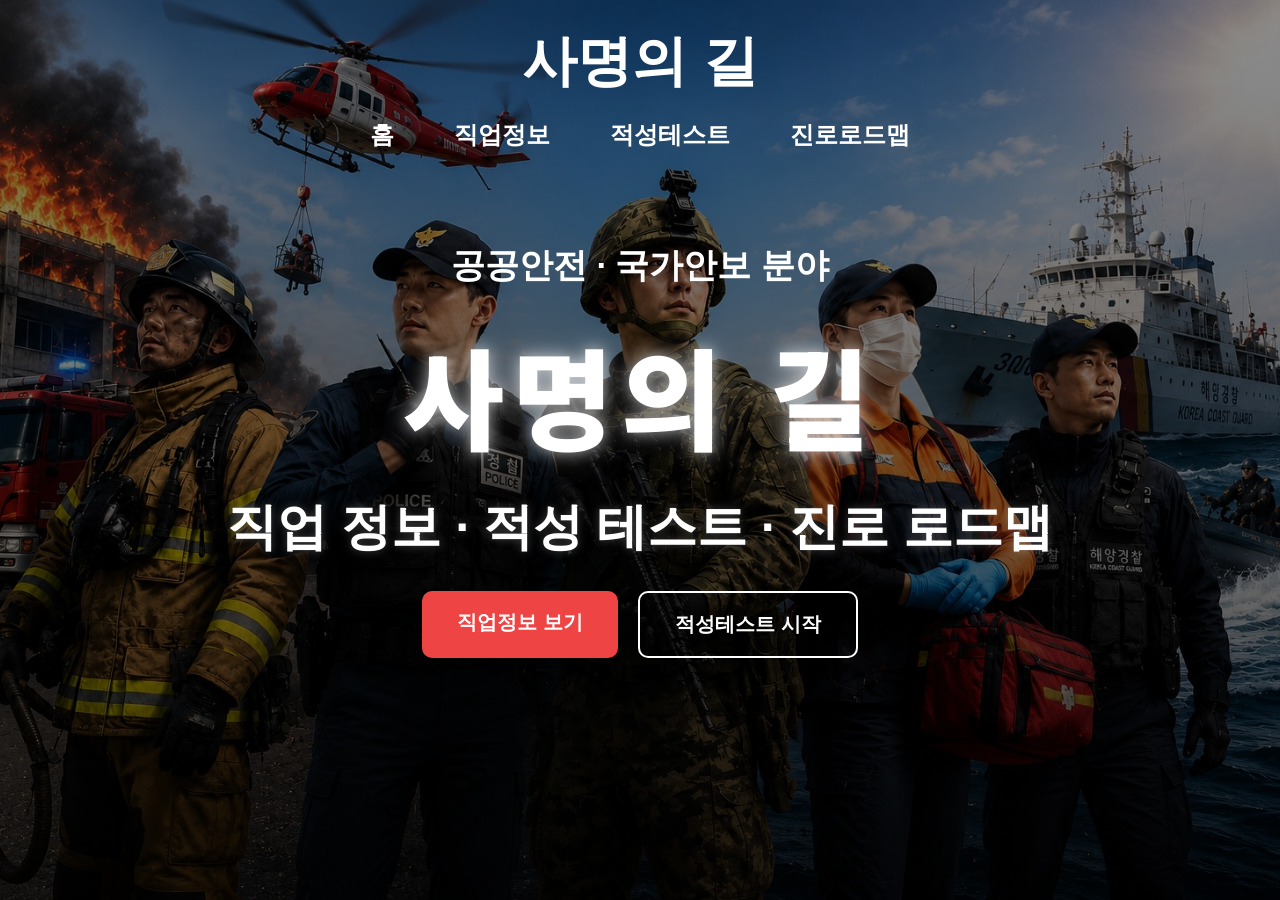
<file: index.html>
<!DOCTYPE html>
<html lang="ko">

<head>
<meta charset="UTF-8">
<meta name="viewport" content="width=device-width, initial-scale=1.0">

<title>사명의 길</title>

<link href="https://fonts.googleapis.com/css2?family=Noto+Sans+KR:wght@700;900&display=swap" rel="stylesheet">

<link rel="stylesheet" href="style.css">

</head>

<body>

<header class="hero-header">

    <h1>사명의 길</h1>

    <nav>

        <ul>

            <li><a href="index.html">홈</a></li>
            <li><a href="jobs.html">직업정보</a></li>
            <li><a href="test.html">적성테스트</a></li>
            <li><a href="roadmap.html">진로로드맵</a></li>

        </ul>

    </nav>

</header>

<section class="hero">

    <div class="hero-content">

        <h3>
            공공안전 · 국가안보 분야
        </h3>

        <h1>
            사명의 길
        </h1>

        <h2>
            직업 정보 · 적성 테스트 · 진로 로드맵
        </h2>

        <div class="hero-buttons">

            <a href="jobs.html" class="btn">
                직업정보 보기
            </a>

            <a href="test.html" class="btn btn2">
                적성테스트 시작
            </a>

        </div>

    </div>

</section>

</body>

</html>
</file>
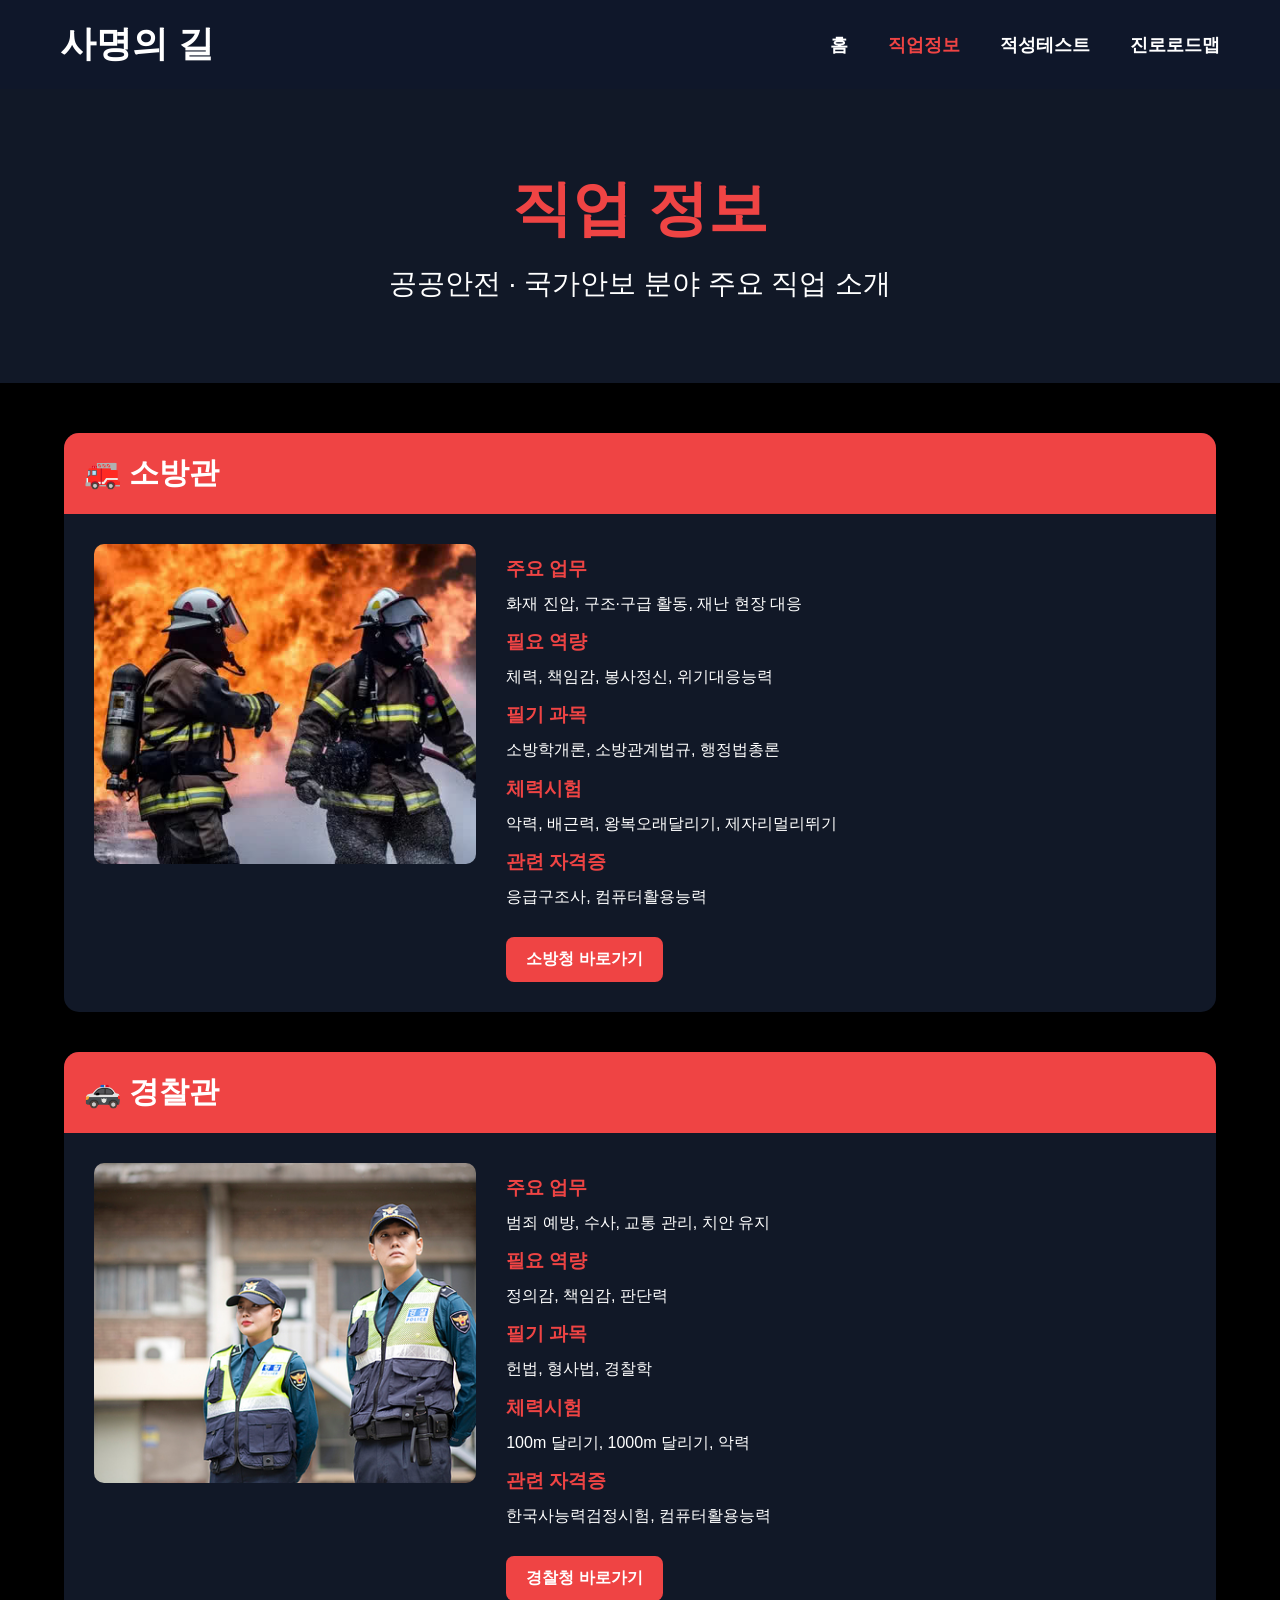
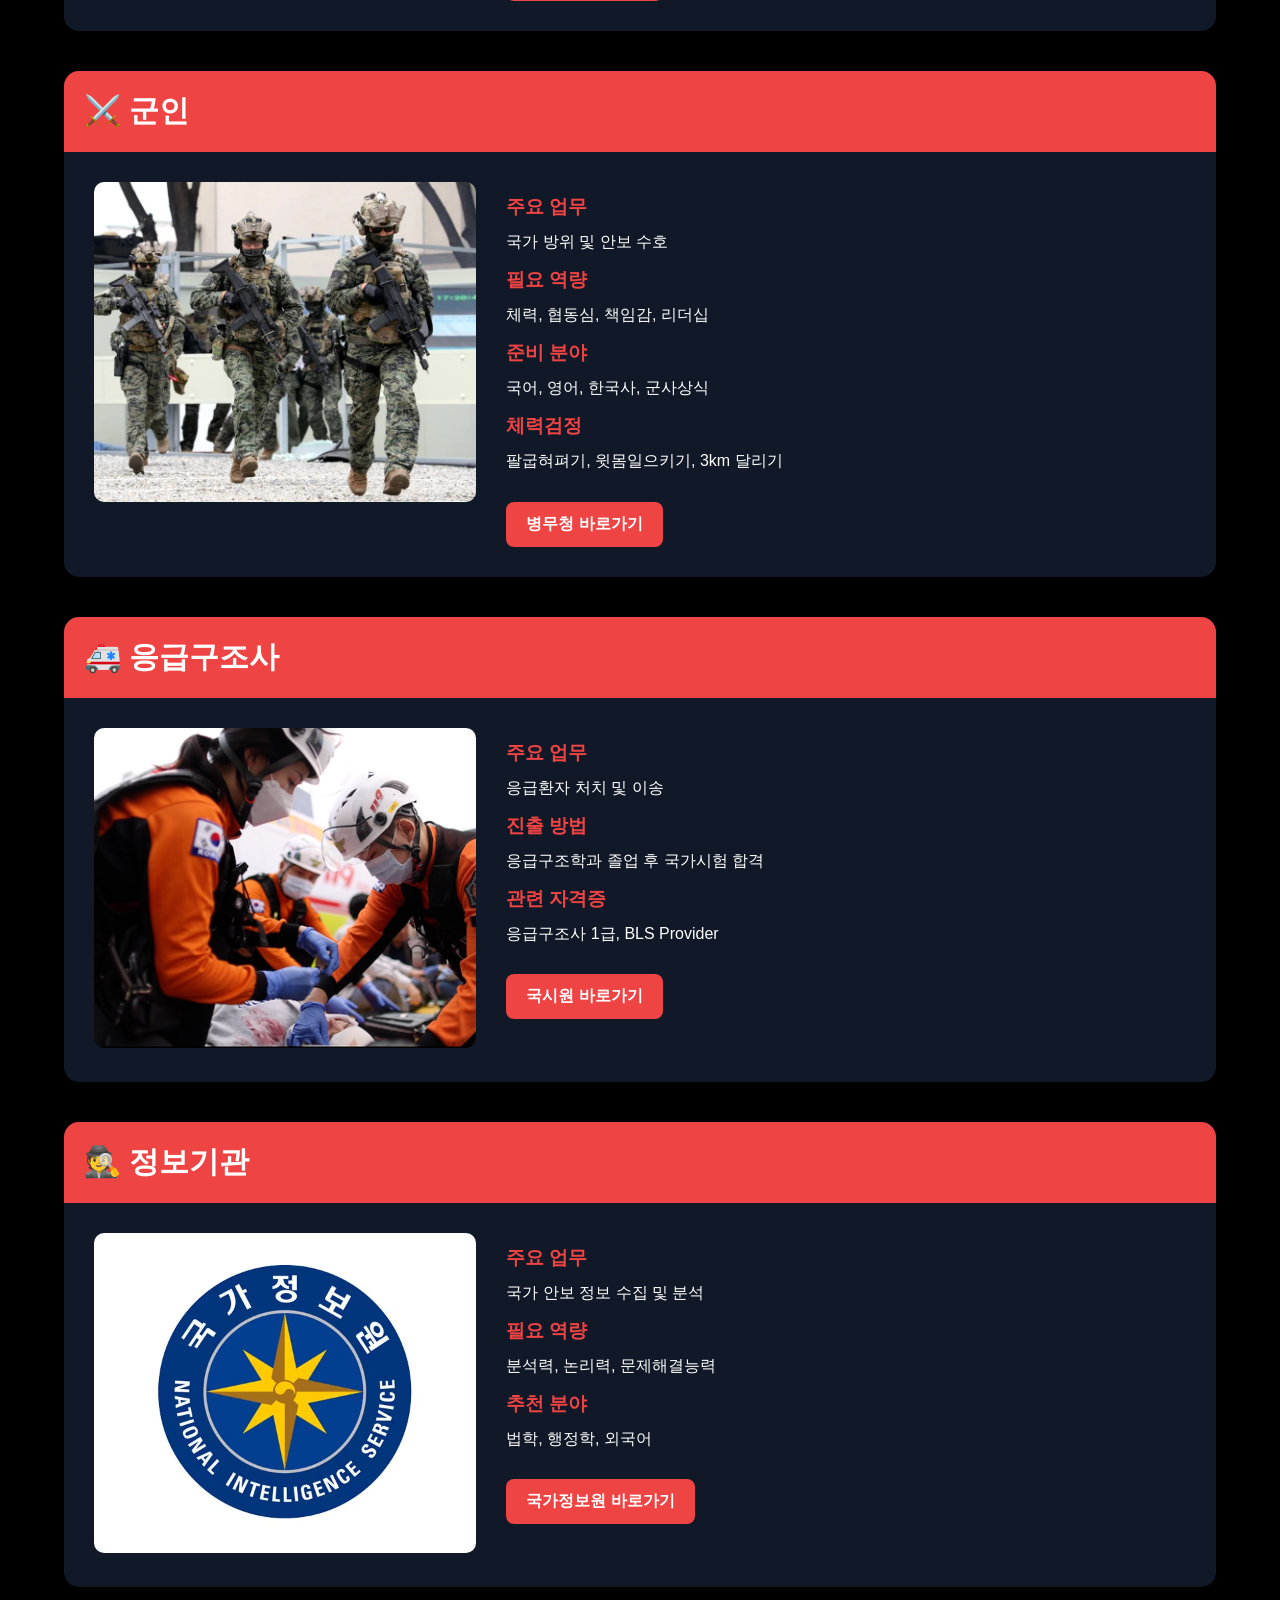
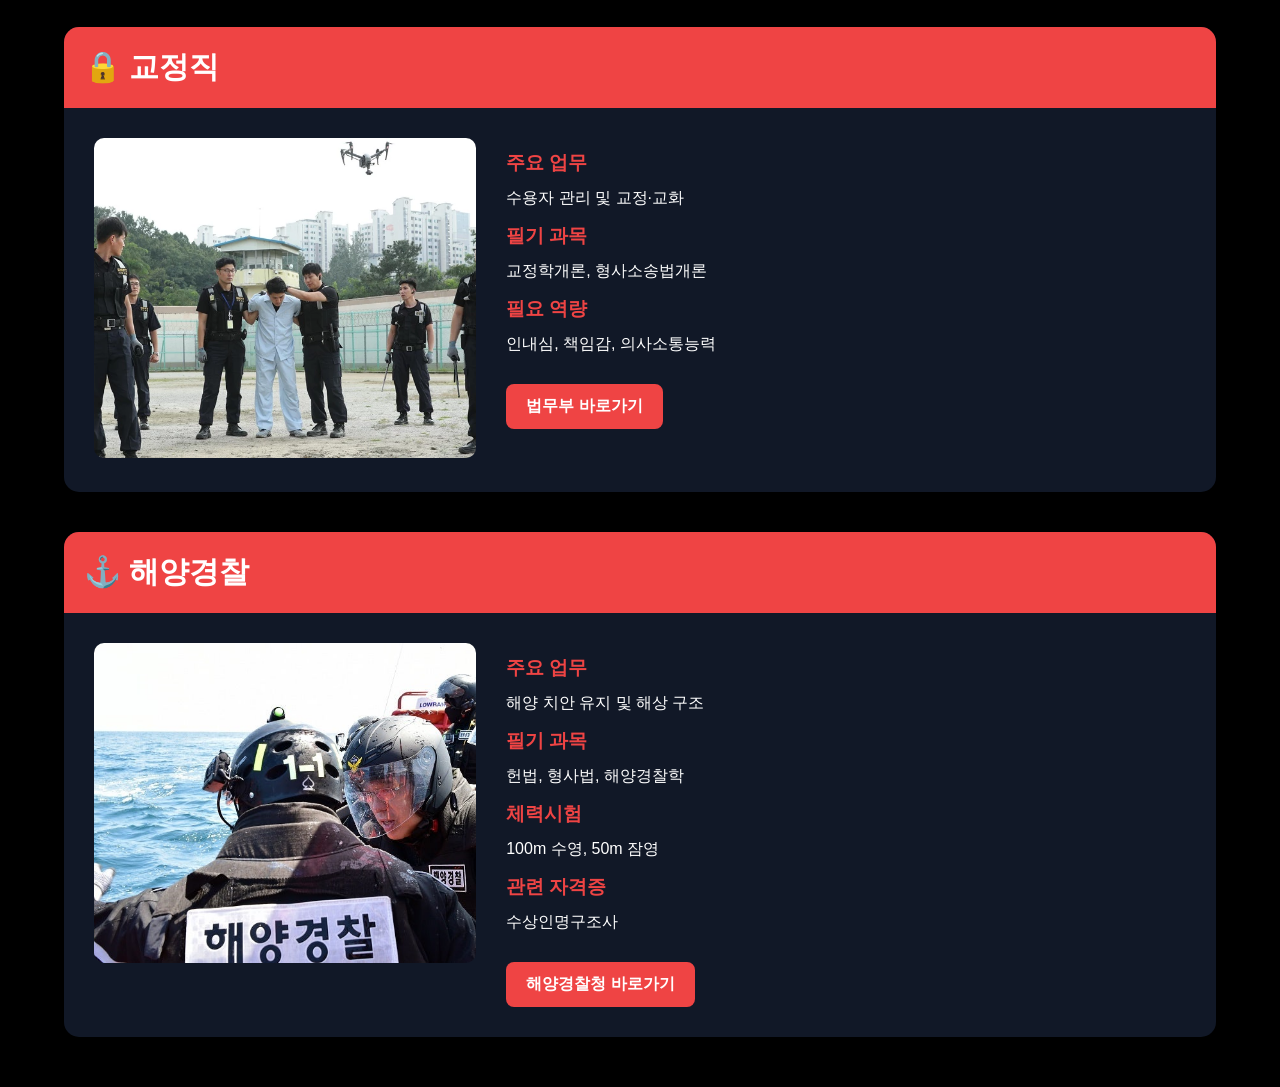
<file: jobs.html>
<!DOCTYPE html>
<html lang="ko">

<head>
<meta charset="UTF-8">
<meta name="viewport" content="width=device-width, initial-scale=1.0">

<title>직업 정보 | 사명의 길</title>

<link rel="stylesheet" href="style.css">

<style>
    *{
    margin:0;
    padding:0;
    box-sizing:border-box;
}

body{
    font-family:"Malgun Gothic",sans-serif;
    background:#000;
    color:white;
}
.top-nav{
    background:#0f172a;
    display:flex;
    justify-content:space-between;
    align-items:center;
    padding:20px 60px;
}

.logo a{
    color:white;
    text-decoration:none;
    font-size:36px;
    font-weight:bold;
}

.menu{
    display:flex;
    gap:40px;
    list-style:none;
}

.menu a{
    color:white;
    text-decoration:none;
    font-size:18px;
    font-weight:bold;
}

.menu a:hover{
    color:#ef4444;
}

.active{
    color:#ef4444 !important;
}
.jobs-header{
    text-align:center;
    padding:80px 20px;
    background:#111827;
}

.jobs-header h1{
    font-size:60px;
    color:#ef4444;
    margin-bottom:15px;
}

.jobs-header p{
    font-size:28px;
}

.jobs-container{
    width:90%;
    max-width:1400px;
    margin:50px auto;
}

.job-box{
    background:#111827;
    border-radius:15px;
    overflow:hidden;
    margin-bottom:40px;
    box-shadow:0 8px 25px rgba(0,0,0,.35);
}

.job-title{
    background:#ef4444;
    padding:20px;
    font-size:30px;
    font-weight:bold;
}

.job-body{
    display:flex;
    gap:30px;
    padding:30px;
}

.job-image{
    width:35%;
}

.job-image img{
    width:100%;
    height:320px;
    object-fit:cover;
    border-radius:10px;
}

.job-info{
    flex:1;
}

.job-info h3{
    color:#ef4444;
    margin-top:12px;
    margin-bottom:8px;
}

.job-info p{
    line-height:1.7;
    margin-bottom:12px;
}

.site-btn{
    display:inline-block;
    margin-top:15px;
    padding:12px 20px;
    background:#ef4444;
    color:white;
    border-radius:8px;
    text-decoration:none;
    font-weight:bold;
}

.site-btn:hover{
    background:#dc2626;
}

@media(max-width:900px){

    .job-body{
        flex-direction:column;
    }

    .job-image{
        width:100%;
    }
}

</style>

</head>

<body>
<nav class="top-nav">

    <div class="logo">
        <a href="index.html">사명의 길</a>
    </div>

    <ul class="menu">
        <li><a href="index.html">홈</a></li>
        <li><a href="jobs.html" class="active">직업정보</a></li>
        <li><a href="test.html">적성테스트</a></li>
        <li><a href="roadmap.html">진로로드맵</a></li>
    </ul>

</nav>
<header class="jobs-header">

<h1>직업 정보</h1>

<p>
공공안전 · 국가안보 분야 주요 직업 소개
</p>

</header>

<section class="jobs-container">

<!-- 소방관 -->

<div class="job-box">

<div class="job-title">🚒 소방관</div>

<div class="job-body">

<div class="job-image">
<img src="firefighter.jpg" alt="소방관">
</div>

<div class="job-info">

<h3>주요 업무</h3>
<p>화재 진압, 구조·구급 활동, 재난 현장 대응</p>

<h3>필요 역량</h3>
<p>체력, 책임감, 봉사정신, 위기대응능력</p>

<h3>필기 과목</h3>
<p>소방학개론, 소방관계법규, 행정법총론</p>

<h3>체력시험</h3>
<p>악력, 배근력, 왕복오래달리기, 제자리멀리뛰기</p>

<h3>관련 자격증</h3>
<p>응급구조사, 컴퓨터활용능력</p>

<a href="https://www.nfa.go.kr" target="_blank" class="site-btn">
소방청 바로가기
</a>

</div>

</div>

</div>

<!-- 경찰관 -->

<div class="job-box">

<div class="job-title">🚓 경찰관</div>

<div class="job-body">

<div class="job-image">
<img src="police.jpg" alt="경찰관">
</div>

<div class="job-info">

<h3>주요 업무</h3>
<p>범죄 예방, 수사, 교통 관리, 치안 유지</p>

<h3>필요 역량</h3>
<p>정의감, 책임감, 판단력</p>

<h3>필기 과목</h3>
<p>헌법, 형사법, 경찰학</p>

<h3>체력시험</h3>
<p>100m 달리기, 1000m 달리기, 악력</p>

<h3>관련 자격증</h3>
<p>한국사능력검정시험, 컴퓨터활용능력</p>

<a href="https://www.police.go.kr" target="_blank" class="site-btn">
경찰청 바로가기
</a>

</div>

</div>

</div>

<!-- 군인 -->

<div class="job-box">

<div class="job-title">⚔️ 군인</div>

<div class="job-body">

<div class="job-image">
<img src="soldier.jpg" alt="군인">
</div>

<div class="job-info">

<h3>주요 업무</h3>
<p>국가 방위 및 안보 수호</p>

<h3>필요 역량</h3>
<p>체력, 협동심, 책임감, 리더십</p>

<h3>준비 분야</h3>
<p>국어, 영어, 한국사, 군사상식</p>

<h3>체력검정</h3>
<p>팔굽혀펴기, 윗몸일으키기, 3km 달리기</p>

<a href="https://www.mma.go.kr" target="_blank" class="site-btn">
병무청 바로가기
</a>

</div>

</div>

</div>

<!-- 응급구조사 -->

<div class="job-box">

<div class="job-title">🚑 응급구조사</div>

<div class="job-body">

<div class="job-image">
<img src="paramedic.jpg" alt="응급구조사">
</div>

<div class="job-info">

<h3>주요 업무</h3>
<p>응급환자 처치 및 이송</p>

<h3>진출 방법</h3>
<p>응급구조학과 졸업 후 국가시험 합격</p>

<h3>관련 자격증</h3>
<p>응급구조사 1급, BLS Provider</p>

<a href="https://www.kuksiwon.or.kr" target="_blank" class="site-btn">
국시원 바로가기
</a>

</div>

</div>

</div>

<!-- 정보기관 -->

<div class="job-box">

<div class="job-title">🕵️ 정보기관</div>

<div class="job-body">

<div class="job-image">
<img src="intelligence.jpg" alt="정보기관">
</div>

<div class="job-info">

<h3>주요 업무</h3>
<p>국가 안보 정보 수집 및 분석</p>

<h3>필요 역량</h3>
<p>분석력, 논리력, 문제해결능력</p>

<h3>추천 분야</h3>
<p>법학, 행정학, 외국어</p>

<a href="https://www.nis.go.kr" target="_blank" class="site-btn">
국가정보원 바로가기
</a>

</div>

</div>

</div>

<!-- 교정직 -->

<div class="job-box">

<div class="job-title">🔒 교정직</div>

<div class="job-body">

<div class="job-image">
<img src="correction.jpg" alt="교정직">
</div>

<div class="job-info">

<h3>주요 업무</h3>
<p>수용자 관리 및 교정·교화</p>

<h3>필기 과목</h3>
<p>교정학개론, 형사소송법개론</p>

<h3>필요 역량</h3>
<p>인내심, 책임감, 의사소통능력</p>

<a href="https://www.moj.go.kr" target="_blank" class="site-btn">
법무부 바로가기
</a>

</div>

</div>

</div>

<!-- 해양경찰 -->

<div class="job-box">

<div class="job-title">⚓ 해양경찰</div>

<div class="job-body">

<div class="job-image">
<img src="coastguard.jpg" alt="해양경찰">
</div>

<div class="job-info">

<h3>주요 업무</h3>
<p>해양 치안 유지 및 해상 구조</p>

<h3>필기 과목</h3>
<p>헌법, 형사법, 해양경찰학</p>

<h3>체력시험</h3>
<p>100m 수영, 50m 잠영</p>

<h3>관련 자격증</h3>
<p>수상인명구조사</p>

<a href="https://www.kcg.go.kr" target="_blank" class="site-btn">
해양경찰청 바로가기
</a>

</div>

</div>

</div>

</section>

</body>
</html>
</file>
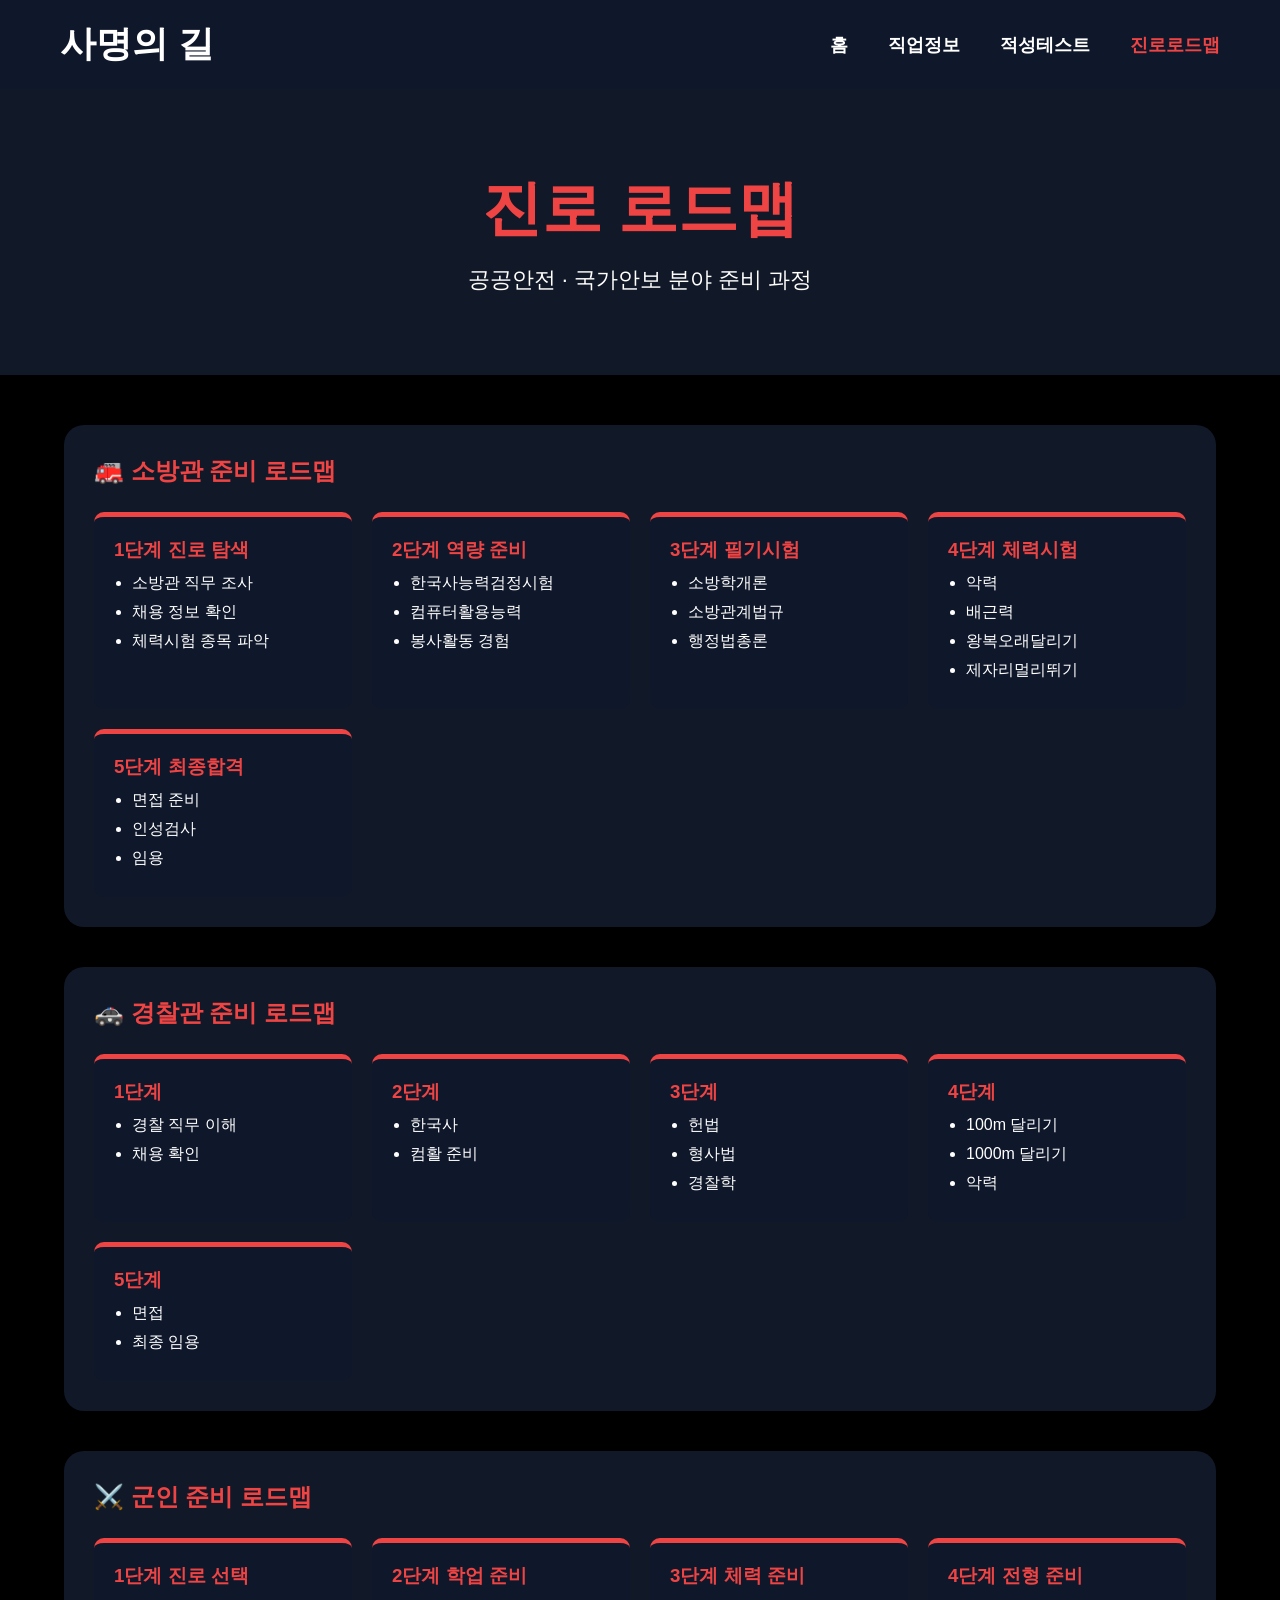
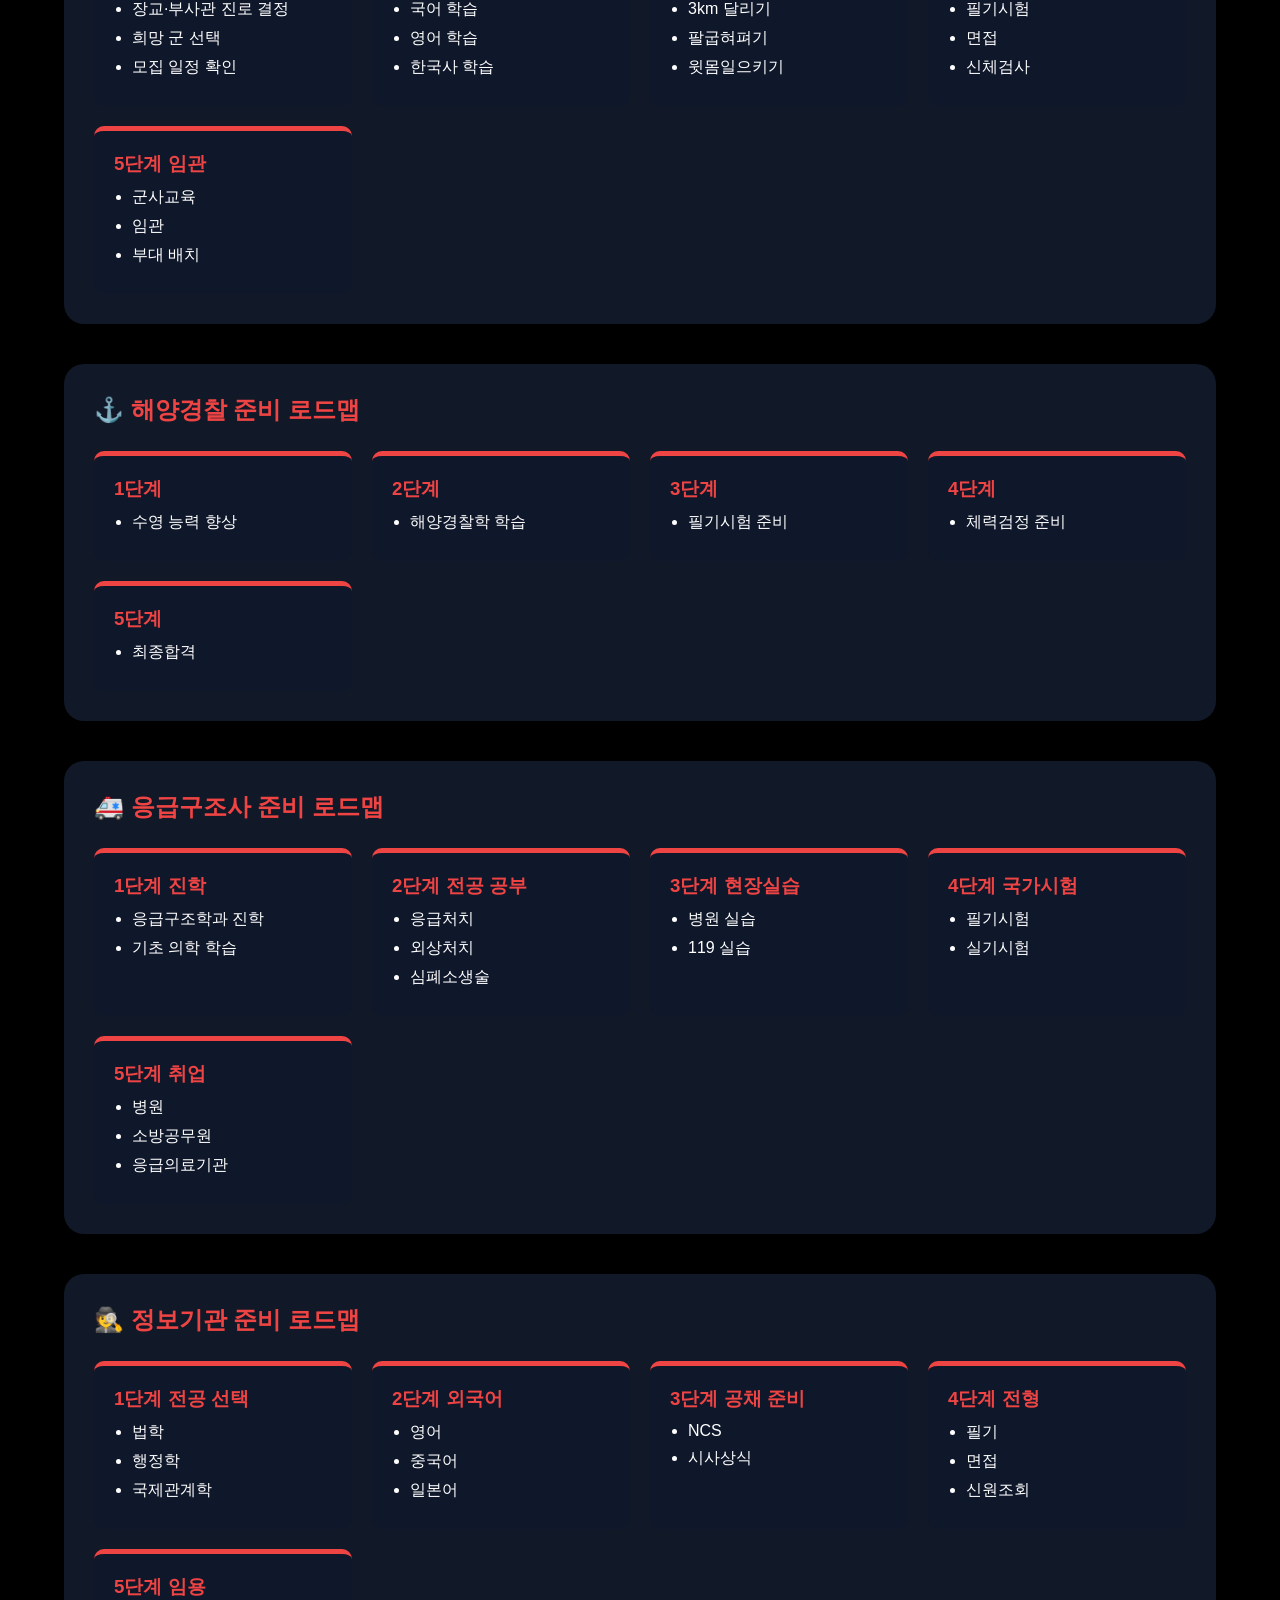
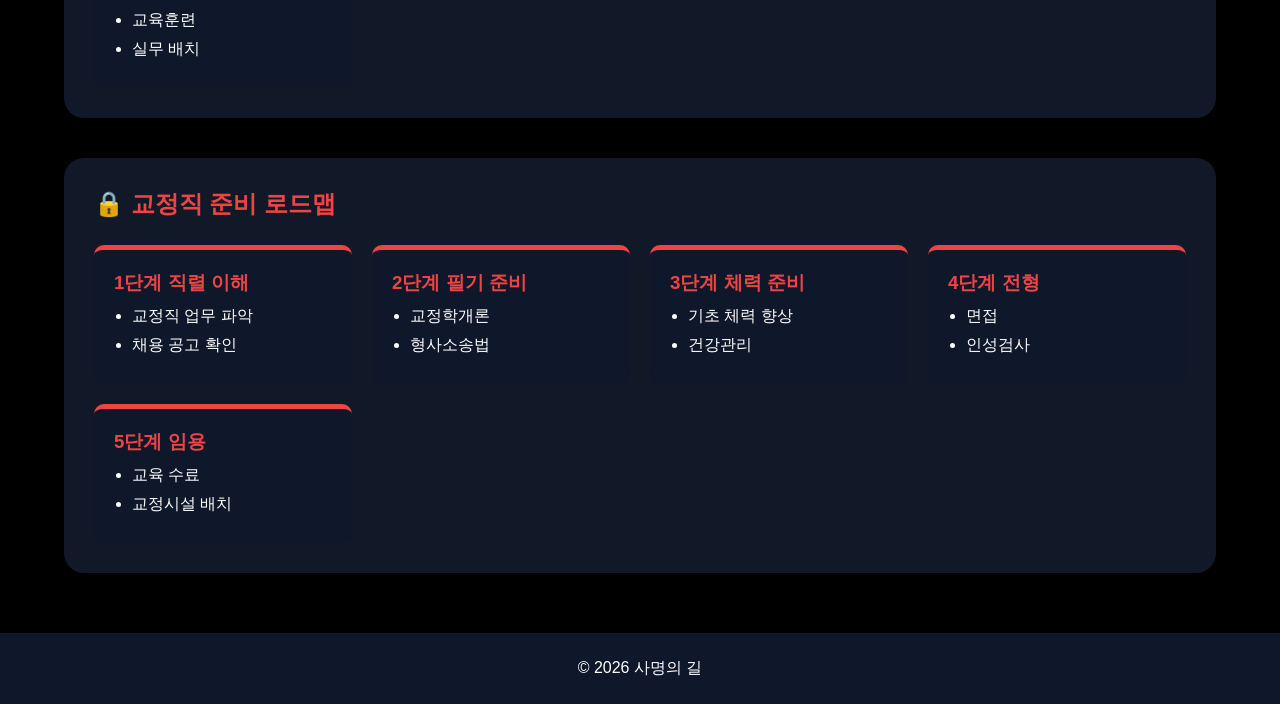
<file: roadmap.html>
<!DOCTYPE html>
<html lang="ko">
<head>
<meta charset="UTF-8">
<meta name="viewport" content="width=device-width, initial-scale=1.0">
<title>진로 로드맵 | 사명의 길</title>

<style>

*{
    margin:0;
    padding:0;
    box-sizing:border-box;
}

body{
    font-family:"Malgun Gothic",sans-serif;
    background:#000;
    color:white;
}

/* 상단 메뉴 */

.top-nav{
    background:#0f172a;
    display:flex;
    justify-content:space-between;
    align-items:center;
    padding:20px 60px;
}

.logo a{
    color:white;
    text-decoration:none;
    font-size:36px;
    font-weight:bold;
}

.menu{
    display:flex;
    gap:40px;
    list-style:none;
}

.menu a{
    color:white;
    text-decoration:none;
    font-size:18px;
    font-weight:bold;
}

.menu a:hover{
    color:#ef4444;
}

.active{
    color:#ef4444 !important;
}

/* 페이지 제목 */

.header{
    background:#111827;
    text-align:center;
    padding:80px 20px;
}

.header h1{
    color:#ef4444;
    font-size:60px;
    margin-bottom:15px;
}

.header p{
    font-size:22px;
}

/* 카드 */

.container{
    width:90%;
    max-width:1400px;
    margin:50px auto;
}

.card{
    background:#111827;
    border-radius:20px;
    padding:30px;
    margin-bottom:40px;
    box-shadow:0 10px 25px rgba(0,0,0,.4);
}

.card h2{
    color:#ef4444;
    margin-bottom:25px;
}

/* 타임라인 */

.timeline{
    display:grid;
    grid-template-columns:repeat(auto-fit,minmax(220px,1fr));
    gap:20px;
}

.step{
    background:#0f172a;
    padding:20px;
    border-radius:10px;
    border-top:5px solid #ef4444;
}

.step h3{
    color:#ef4444;
    margin-bottom:10px;
}

.step ul{
    margin-left:18px;
}

.step li{
    margin-bottom:8px;
}

footer{
    background:#0f172a;
    text-align:center;
    padding:25px;
    margin-top:60px;
}

@media(max-width:900px){

    .top-nav{
        flex-direction:column;
        gap:20px;
    }

    .menu{
        flex-wrap:wrap;
        justify-content:center;
    }

    .header h1{
        font-size:40px;
    }
}

</style>

</head>

<body>

<nav class="top-nav">

    <div class="logo">
        <a href="index.html">사명의 길</a>
    </div>

    <ul class="menu">
        <li><a href="index.html">홈</a></li>
        <li><a href="jobs.html">직업정보</a></li>
        <li><a href="test.html">적성테스트</a></li>
        <li><a href="roadmap.html" class="active">진로로드맵</a></li>
    </ul>

</nav>

<header class="header">

    <h1>진로 로드맵</h1>

    <p>
        공공안전 · 국가안보 분야 준비 과정
    </p>

</header>

<div class="container">

    <div class="card">

        <h2>🚒 소방관 준비 로드맵</h2>

        <div class="timeline">

            <div class="step">
                <h3>1단계 진로 탐색</h3>
                <ul>
                    <li>소방관 직무 조사</li>
                    <li>채용 정보 확인</li>
                    <li>체력시험 종목 파악</li>
                </ul>
            </div>

            <div class="step">
                <h3>2단계 역량 준비</h3>
                <ul>
                    <li>한국사능력검정시험</li>
                    <li>컴퓨터활용능력</li>
                    <li>봉사활동 경험</li>
                </ul>
            </div>

            <div class="step">
                <h3>3단계 필기시험</h3>
                <ul>
                    <li>소방학개론</li>
                    <li>소방관계법규</li>
                    <li>행정법총론</li>
                </ul>
            </div>

            <div class="step">
                <h3>4단계 체력시험</h3>
                <ul>
                    <li>악력</li>
                    <li>배근력</li>
                    <li>왕복오래달리기</li>
                    <li>제자리멀리뛰기</li>
                </ul>
            </div>

            <div class="step">
                <h3>5단계 최종합격</h3>
                <ul>
                    <li>면접 준비</li>
                    <li>인성검사</li>
                    <li>임용</li>
                </ul>
            </div>

        </div>

    </div>

    <div class="card">
        <h2>🚓 경찰관 준비 로드맵</h2>
        <div class="timeline">
            <div class="step"><h3>1단계</h3><ul><li>경찰 직무 이해</li><li>채용 확인</li></ul></div>
            <div class="step"><h3>2단계</h3><ul><li>한국사</li><li>컴활 준비</li></ul></div>
            <div class="step"><h3>3단계</h3><ul><li>헌법</li><li>형사법</li><li>경찰학</li></ul></div>
            <div class="step"><h3>4단계</h3><ul><li>100m 달리기</li><li>1000m 달리기</li><li>악력</li></ul></div>
            <div class="step"><h3>5단계</h3><ul><li>면접</li><li>최종 임용</li></ul></div>
        </div>
    </div>
<div class="card">

<h2>⚔️ 군인 준비 로드맵</h2>

<div class="timeline">

<div class="step">
<h3>1단계 진로 선택</h3>
<ul>
<li>장교·부사관 진로 결정</li>
<li>희망 군 선택</li>
<li>모집 일정 확인</li>
</ul>
</div>

<div class="step">
<h3>2단계 학업 준비</h3>
<ul>
<li>국어 학습</li>
<li>영어 학습</li>
<li>한국사 학습</li>
</ul>
</div>

<div class="step">
<h3>3단계 체력 준비</h3>
<ul>
<li>3km 달리기</li>
<li>팔굽혀펴기</li>
<li>윗몸일으키기</li>
</ul>
</div>

<div class="step">
<h3>4단계 전형 준비</h3>
<ul>
<li>필기시험</li>
<li>면접</li>
<li>신체검사</li>
</ul>
</div>

<div class="step">
<h3>5단계 임관</h3>
<ul>
<li>군사교육</li>
<li>임관</li>
<li>부대 배치</li>
</ul>
</div>

</div>

</div>
    <div class="card">
        <h2>⚓ 해양경찰 준비 로드맵</h2>
        <div class="timeline">
            <div class="step"><h3>1단계</h3><ul><li>수영 능력 향상</li></ul></div>
            <div class="step"><h3>2단계</h3><ul><li>해양경찰학 학습</li></ul></div>
            <div class="step"><h3>3단계</h3><ul><li>필기시험 준비</li></ul></div>
            <div class="step"><h3>4단계</h3><ul><li>체력검정 준비</li></ul></div>
            <div class="step"><h3>5단계</h3><ul><li>최종합격</li></ul></div>
        </div>
    </div>
    <div class="card">

<h2>🚑 응급구조사 준비 로드맵</h2>

<div class="timeline">

<div class="step">
<h3>1단계 진학</h3>
<ul>
<li>응급구조학과 진학</li>
<li>기초 의학 학습</li>
</ul>
</div>

<div class="step">
<h3>2단계 전공 공부</h3>
<ul>
<li>응급처치</li>
<li>외상처치</li>
<li>심폐소생술</li>
</ul>
</div>

<div class="step">
<h3>3단계 현장실습</h3>
<ul>
<li>병원 실습</li>
<li>119 실습</li>
</ul>
</div>

<div class="step">
<h3>4단계 국가시험</h3>
<ul>
<li>필기시험</li>
<li>실기시험</li>
</ul>
</div>

<div class="step">
<h3>5단계 취업</h3>
<ul>
<li>병원</li>
<li>소방공무원</li>
<li>응급의료기관</li>
</ul>
</div>

</div>

</div>
    <div class="card">

<h2>🕵️ 정보기관 준비 로드맵</h2>

<div class="timeline">

<div class="step">
<h3>1단계 전공 선택</h3>
<ul>
<li>법학</li>
<li>행정학</li>
<li>국제관계학</li>
</ul>
</div>

<div class="step">
<h3>2단계 외국어</h3>
<ul>
<li>영어</li>
<li>중국어</li>
<li>일본어</li>
</ul>
</div>

<div class="step">
<h3>3단계 공채 준비</h3>
<ul>
<li>NCS</li>
<li>시사상식</li>
</ul>
</div>

<div class="step">
<h3>4단계 전형</h3>
<ul>
<li>필기</li>
<li>면접</li>
<li>신원조회</li>
</ul>
</div>

<div class="step">
<h3>5단계 임용</h3>
<ul>
<li>교육훈련</li>
<li>실무 배치</li>
</ul>
</div>

</div>

</div>
<div class="card">

<h2>🔒 교정직 준비 로드맵</h2>

<div class="timeline">

<div class="step">
<h3>1단계 직렬 이해</h3>
<ul>
<li>교정직 업무 파악</li>
<li>채용 공고 확인</li>
</ul>
</div>

<div class="step">
<h3>2단계 필기 준비</h3>
<ul>
<li>교정학개론</li>
<li>형사소송법</li>
</ul>
</div>

<div class="step">
<h3>3단계 체력 준비</h3>
<ul>
<li>기초 체력 향상</li>
<li>건강관리</li>
</ul>
</div>

<div class="step">
<h3>4단계 전형</h3>
<ul>
<li>면접</li>
<li>인성검사</li>
</ul>
</div>

<div class="step">
<h3>5단계 임용</h3>
<ul>
<li>교육 수료</li>
<li>교정시설 배치</li>
</ul>
</div>

</div>

</div>
</div>


<footer>
    © 2026 사명의 길
</footer>

</body>
</html>
</file>
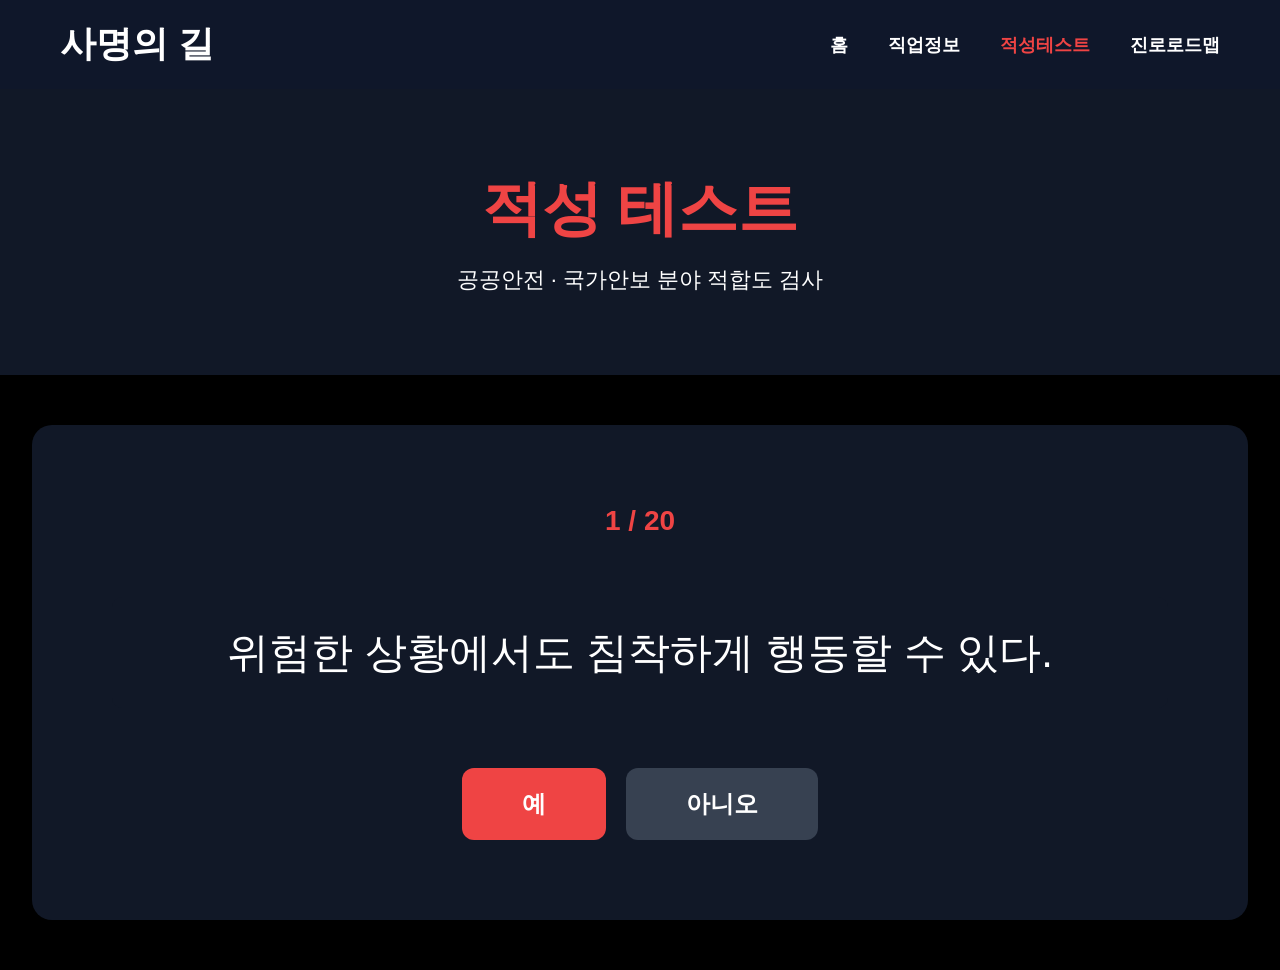
<file: test.html>
<!DOCTYPE html>
<html lang="ko">
<head>
<meta charset="UTF-8">
<meta name="viewport" content="width=device-width, initial-scale=1.0">

<title>적성 테스트 | 사명의 길</title>

<link rel="stylesheet" href="style.css">

<style>
/* 상단 메뉴 */

.top-nav{
    background:#0f172a;
    display:flex;
    justify-content:space-between;
    align-items:center;
    padding:20px 60px;
}

.logo a{
    color:white;
    text-decoration:none;
    font-size:36px;
    font-weight:bold;
}

.menu{
    display:flex;
    gap:40px;
    list-style:none;
}

.menu a{
    color:white;
    text-decoration:none;
    font-size:18px;
    font-weight:bold;
}

.menu a:hover{
    color:#ef4444;
}

.active{
    color:#ef4444 !important;
}

/* 페이지 제목 */

.header{
    background:#111827;
    text-align:center;
    padding:80px 20px;
}

.header h1{
    color:#ef4444;
    font-size:60px;
    margin-bottom:15px;
}

.header p{
    font-size:22px;
}
/* 적성 테스트 */

.test-container{
    width:95%;
    max-width:1400px;
    margin:50px auto;
}

.test-card{
    background:#111827;
    border-radius:20px;
    padding:80px;
    min-height:450px;
    text-align:center;
    box-shadow:0 10px 25px rgba(0,0,0,.4);
}

.progress{
    font-size:28px;
    color:#ef4444;
    font-weight:bold;
    margin-bottom:30px;
}

.question{
    font-size:42px;
    line-height:1.7;
    margin:60px 0;
}

.button-area{
    display:flex;
    justify-content:center;
    gap:20px;
}

.button-area button{
    padding:20px 60px;
    font-size:24px;
    font-weight:bold;
    border:none;
    border-radius:12px;
    cursor:pointer;
}

.yes-btn{
    background:#ef4444;
    color:white;
}

.no-btn{
    background:#374151;
    color:white;
}

.result-card{
    display:none;

    background:#111827;

    border-radius:20px;

    padding:80px;

    min-height:450px;

    margin-top:40px;

    box-shadow:0 10px 25px rgba(0,0,0,.4);
}

.result-card h2{
    color:#ef4444;
    font-size:40px;
    margin-bottom:30px;
}

.recommend{
    margin-top:30px;
    font-size:32px;
    font-weight:bold;
    color:#ef4444;
}
.restart-btn{
    margin-top:40px;
    background:#ef4444;
    color:white;
    border:none;
    padding:18px 40px;
    font-size:20px;
    font-weight:bold;
    border-radius:10px;
    cursor:pointer;
}

.restart-btn:hover{
    background:#dc2626;
}
</style>

</head>

<body>

<nav class="top-nav">

    <div class="logo">
        <a href="index.html">사명의 길</a>
    </div>

    <ul class="menu">
        <li><a href="index.html">홈</a></li>
        <li><a href="jobs.html">직업정보</a></li>
        <li><a href="test.html" class="active">적성테스트</a></li>
        <li><a href="roadmap.html">진로로드맵</a></li>
    </ul>

</nav>

<header class="header">

    <h1>적성 테스트</h1>

    <p>
        공공안전 · 국가안보 분야 적합도 검사
    </p>

</header>

<section class="test-container">

    <div class="test-card" id="testCard">

        <div class="progress" id="progress">
            1 / 20
        </div>

        <div class="question" id="question">
            질문이 표시됩니다.
        </div>

        <div class="button-area">

            <button class="yes-btn" onclick="answer(true)">
                예
            </button>

            <button class="no-btn" onclick="answer(false)">
                아니오
            </button>

        </div>

    </div>

    <div class="result-card" id="resultCard">

        <h2>테스트 결과</h2>

        <div id="resultText"></div>

<button class="restart-btn" onclick="restartTest()">
    다시 테스트하기
</button>
    </div>

</section>

<script src="script.js"></script>

</body>
</html>
</file>
<file: style.css>
/* =========================
   기본 설정
========================= */

*{
    margin:0;
    padding:0;
    box-sizing:border-box;
}

body{

    font-family:'Malgun Gothic', sans-serif;

    color:white;

    background:#000;

    overflow-x:hidden;
}

a{
    text-decoration:none;
    color:white;
}

ul{
    list-style:none;
}

/* =========================
   메인 배경
========================= */

.hero{

    width:100%;
    height:100vh;

    background:
    linear-gradient(
        rgba(0,0,0,0.45),
        rgba(0,0,0,0.65)
    ),
    url("main.jpg");

    background-size:cover;
    background-position:center;
    background-repeat:no-repeat;

    display:flex;
    justify-content:center;
    align-items:center;

    text-align:center;

    position:relative;
}

/* =========================
   상단 헤더
========================= */

.hero-header{

    position:absolute;

    top:0;
    left:0;

    width:100%;

    text-align:center;

    padding-top:25px;

    z-index:1000;
}

.hero-header h1{

    font-size:55px;

    font-weight:700;

    margin-bottom:20px;

    color:white;
}

/* =========================
   메뉴
========================= */

.hero-header ul{

    display:flex;

    justify-content:center;

    gap:60px;
}

.hero-header ul li a{

    font-size:24px;

    font-weight:bold;

    transition:0.3s;
}

.hero-header ul li a:hover{

    color:#ff4d4d;
}

/* =========================
   메인 문구
========================= */

.hero-content{

    max-width:1200px;

    padding:20px;
}

.hero-content h3{

    font-size:34px;

    margin-bottom:25px;

    font-weight:600;
}

.hero-content h1{

    font-family:'Noto Sans KR', sans-serif;

    font-size:110px;

    margin-bottom:20px;

    font-weight:900;

    letter-spacing:8px;

    text-shadow:
        0 0 15px rgba(255,255,255,.6),
        0 0 30px rgba(255,255,255,.3);
}

.hero-content h2{

    font-size:50px;

    margin-bottom:30px;

    font-weight:700;

    text-shadow:
        0 0 10px rgba(255,255,255,.25);
}

.hero-content p{

    font-size:28px;

    margin-bottom:40px;
}

/* =========================
   버튼
========================= */

.hero-buttons{

    display:flex;

    justify-content:center;

    gap:20px;

    flex-wrap:wrap;
}

.btn{

    background:#ef4444;

    padding:18px 35px;

    border-radius:10px;

    font-size:20px;

    font-weight:bold;

    transition:0.3s;
}

.btn:hover{

    background:#dc2626;

    transform:translateY(-4px);
}

.btn2{

    background:transparent;

    border:2px solid white;
}

.btn2:hover{

    background:white;

    color:black;
}

/* =========================
   공통 섹션
========================= */

.section{

    width:90%;

    max-width:1200px;

    margin:100px auto;
}

.section-title{

    text-align:center;

    font-size:45px;

    margin-bottom:40px;

    color:#ef4444;
}

/* =========================
   카드
========================= */

.card-container{

    display:grid;

    grid-template-columns:
    repeat(auto-fit,minmax(320px,1fr));

    gap:30px;
}

.card{

    background:#111827;

    padding:20px;

    border-radius:15px;

    transition:0.3s;
}

.card:hover{

    transform:translateY(-8px);
}

.card img{

    width:100%;

    height:230px;

    object-fit:cover;

    border-radius:10px;

    margin-bottom:15px;
}

.card h3{

    color:#ef4444;

    margin-bottom:15px;
}

.card p{

    margin-bottom:10px;
}

/* =========================
   버튼 링크
========================= */

.job-btn{

    display:inline-block;

    margin-top:10px;

    background:#ef4444;

    padding:10px 18px;

    border-radius:8px;
}

/* =========================
   적성 테스트
========================= */

form{

    width:90%;

    max-width:1000px;

    margin:100px auto;
}

.question{

    background:#111827;

    padding:20px;

    margin-bottom:20px;

    border-radius:10px;
}

#result{

    margin-top:30px;

    background:#111827;

    padding:25px;

    border-radius:10px;

    white-space:pre-line;
}

/* =========================
   로드맵
========================= */

.roadmap{

    width:90%;

    max-width:1000px;

    margin:100px auto;
}

.roadmap-item{

    background:#111827;

    padding:25px;

    margin-bottom:20px;

    border-left:5px solid #ef4444;

    border-radius:10px;
}

.roadmap-item h3{

    color:#ef4444;

    margin-bottom:10px;
}

/* =========================
   푸터
========================= */

footer{

    background:#111827;

    text-align:center;

    padding:30px;

    margin-top:80px;
}

/* =========================
   모바일
========================= */

@media(max-width:768px){

    .hero-header h1{

        font-size:40px;
    }

    .hero-header ul{

        flex-wrap:wrap;

        gap:20px;
    }

    .hero-header ul li a{

        font-size:18px;
    }

    .hero-content h1{

        font-size:60px;
    }

    .hero-content h2{

        font-size:30px;
    }

    .hero-content h3{

        font-size:20px;
    }

    .hero-content p{

        font-size:18px;
    }
    .restart-btn{

    margin-top:40px;

    background:#ef4444;

    color:white;

    border:none;

    padding:18px 40px;

    font-size:20px;

    font-weight:bold;

    border-radius:10px;

    cursor:pointer;

    transition:.3s;
}

.restart-btn:hover{

    background:#dc2626;

    transform:translateY(-3px);
}
.restart-btn{

    margin-top:40px;

    background:#ef4444;

    color:white;

    border:none;

    padding:18px 40px;

    font-size:20px;

    font-weight:bold;

    border-radius:10px;

    cursor:pointer;

    transition:0.3s;
}

.restart-btn:hover{

    background:#dc2626;

    transform:translateY(-3px);
}
}
</file>
